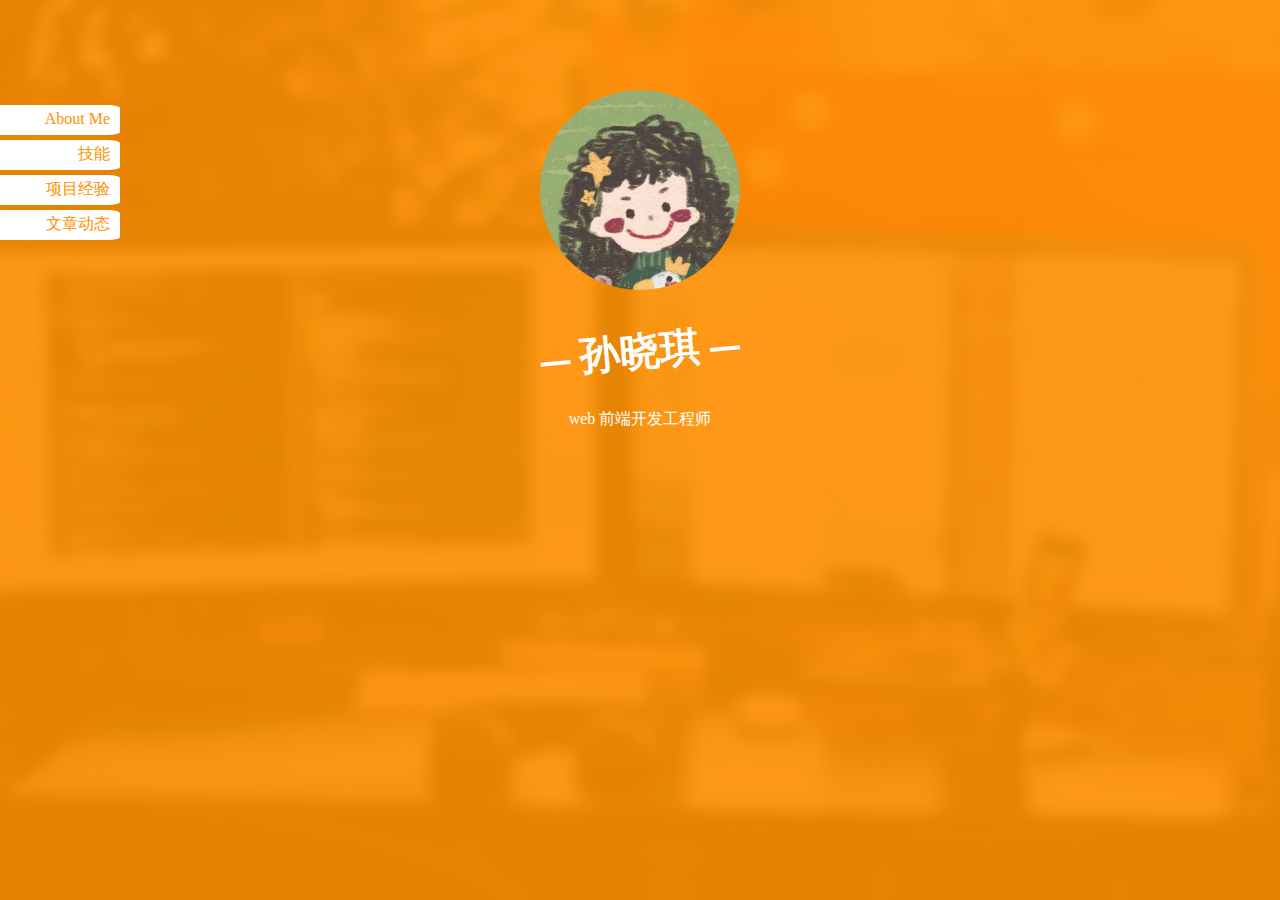
<file: html/index.html>
<!DOCTYPE html>
<html lang="en">
<head>
    <meta charset="UTF-8">
    <meta name="viewport" content="width=device-width, initial-scale=1.0">
    <meta http-equiv="X-UA-Compatible" content="ie=edge">
    <title>Document</title>
    <link rel="stylesheet" href="../css/public.css">
    <link rel="stylesheet" href="../css/index.css">
</head>
<body>
    <div class="page">
        <!-- 遮罩 -->
        <div class="cover"></div>
        <!-- 内容 -->
        <div class="container">
            <div class="logo_img">
                <img src="../img/logo_img.jpg" alt="">
            </div>
            <h1>
                <span>孙晓琪</span>
            </h1>
            <h3>
                <span>web 前端开发工程师</span>
            </h3>
        </div>
        <ul class="list">
            <!-- <div class="set">
                <img src="../img/set.png" alt="">
            </div> -->
			<li>
				<a href="aboutMe.html">
					<span>About Me</span>
				</a>
			</li>
			<li>
				<a href="javascript: void(0);">
					<span>技能</span>
				</a>
			</li>
			<li>
				<a href="../html/project.html">
					<span>项目经验</span>
				</a>
			</li>
			<li>
				<a href="../html/article.html">
					<span>文章动态</span>
				</a>
			</li>
        </ul>
    </div>
</body>
<script src="../js/jquery-3.3.1.js"></script>
<script src="../js/index.js"></script>
</html>
</file>
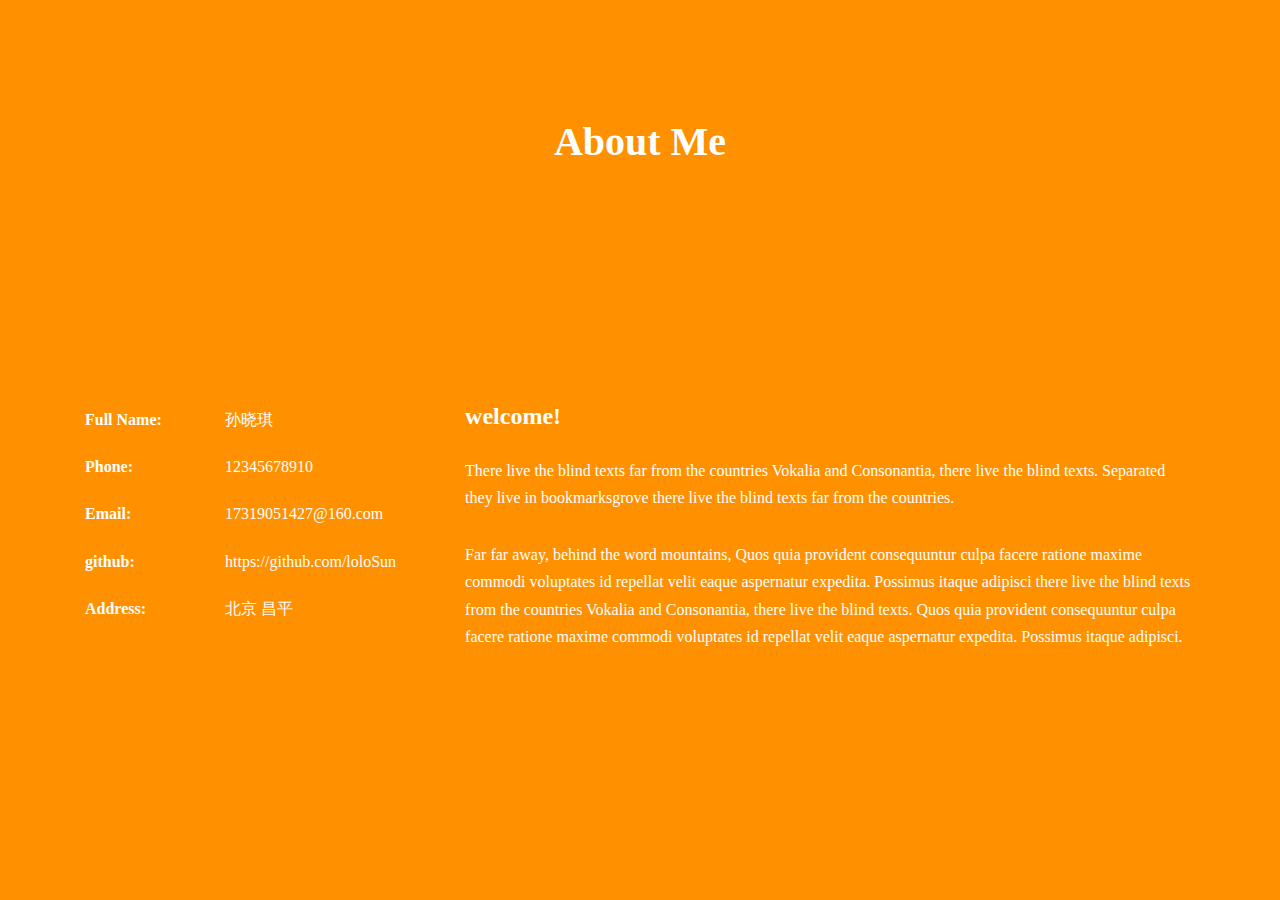
<file: html/aboutMe.html>
<!DOCTYPE html>
<html lang="en">
<head>
    <meta charset="UTF-8">
    <meta name="viewport" content="width=device-width, initial-scale=1.0">
    <meta http-equiv="X-UA-Compatible" content="ie=edge">
    <title>Document</title>
    <link rel="stylesheet" href="../css/public.css">
    <link rel="stylesheet" href="../css/aboutMe.css">
</head>
<body>
    <div class="page">
        <div class="container">
            <h2 class="title">About Me</h2>
            <ul class="cont">
                <ul class="cont1">
                    <li><span class="first-block">Full Name:</span><span class="second-block">孙晓琪</span></li>
					<li><span class="first-block">Phone:</span><span class="second-block">12345678910</span></li>
					<li><span class="first-block">Email:</span><span class="second-block">17319051427@160.com</span></li>
					<li><span class="first-block">github:</span><span class="second-block">https://github.com/loloSun</span></li>
					<li><span class="first-block">Address:</span><span class="second-block">北京 昌平</span></li>
                </ul>
                <div class="cont2">
                    <h2>welcome!</h2>
                    <p>There live the blind texts far from the countries Vokalia and Consonantia, there live the blind texts. Separated they live in bookmarksgrove there live the blind texts far from the countries.</p>
                    <p>Far far away, behind the word mountains, Quos quia provident consequuntur culpa facere ratione maxime commodi voluptates id repellat velit eaque aspernatur expedita. Possimus itaque adipisci there live the blind texts from the countries Vokalia and Consonantia, there live the blind texts. Quos quia provident consequuntur culpa facere ratione maxime commodi voluptates id repellat velit eaque aspernatur expedita. Possimus itaque adipisci.</p>
                </div>
            </div>
        </div>
    </div>
</body>
</html>
</file>
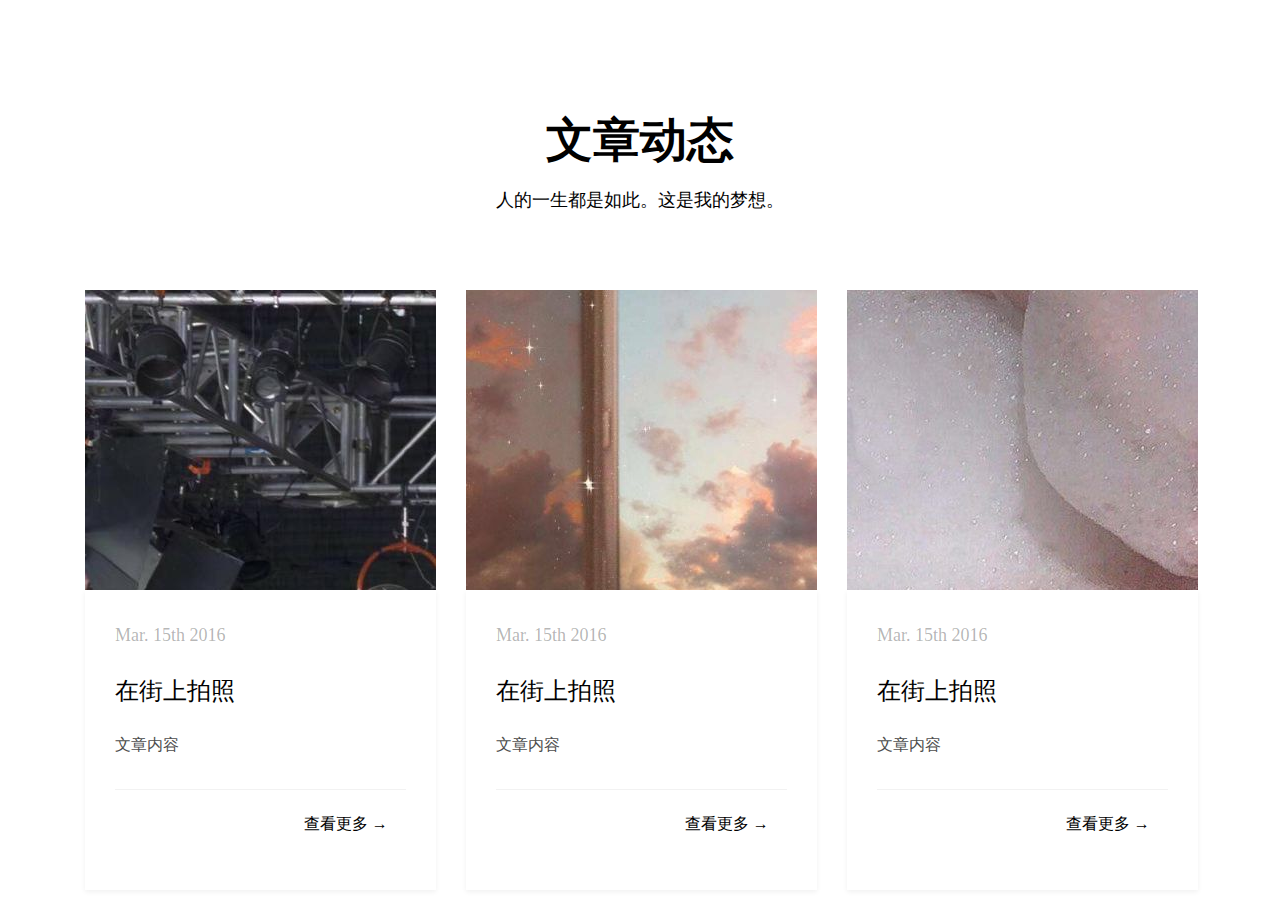
<file: html/article.html>
<!DOCTYPE html>
<html lang="en">

<head>
    <meta charset="UTF-8">
    <meta name="viewport" content="width=device-width, initial-scale=1.0">
    <meta http-equiv="X-UA-Compatible" content="ie=edge">
    <title>Document</title>
    <link rel="stylesheet" href="../css/public.css">
    <link rel="stylesheet" href="../css/article.css">
</head>

<body>
    <div class="page">
        <div class="container">
            <div class="title">
                <h3>文章动态</h3>
                <p>人的一生都是如此。这是我的梦想。</p>
            </div>
            <div class="cont">
                <ul class="list">
                    <li>
                        <a href="" style="background: url(../img/img3.jpg)"></a>
                        <div class="text">
                            <span class="date">Mar. 15th 2016</span>
                            <h3 class="article_title">在街上拍照</h3>
                            <p>文章内容</p>
                            <ul class="stuff">
                                <!-- <li><i class="icon-heart2"></i>249</li>
								<li><i class="icon-eye2"></i>308</li> -->
                                <li>
                                    <a href="#">查看更多 →</a>
                                </li>
                            </ul>
                        </div>
                    </li>
                    <li>
                        <a href="" style="background: url(../img/img5.jpg)"></a>
                        <div class="text">
                            <span class="date">Mar. 15th 2016</span>
                            <h3 class="article_title">在街上拍照</h3>
                            <p>文章内容</p>
                            <ul class="stuff">
                                <!-- <li><i class="icon-heart2"></i>249</li>
                                    <li><i class="icon-eye2"></i>308</li> -->
                                <li>
                                    <a href="#">查看更多 →</a>
                                </li>
                            </ul>
                        </div>
                    </li>
                    <li>
                        <a href="" style="background: url(../img/img8.jpg)"></a>
                        <div class="text">
                            <span class="date">Mar. 15th 2016</span>
                            <h3 class="article_title">在街上拍照</h3>
                            <p>文章内容</p>
                            <ul class="stuff">
                                <!-- <li><i class="icon-heart2"></i>249</li>
                                    <li><i class="icon-eye2"></i>308</li> -->
                                <li>
                                    <a href="#">查看更多 →</a>
                                </li>
                            </ul>
                        </div>
                    </li>
                </ul>
            </div>
        </div>
    </div>
</body>

</html>
</file>
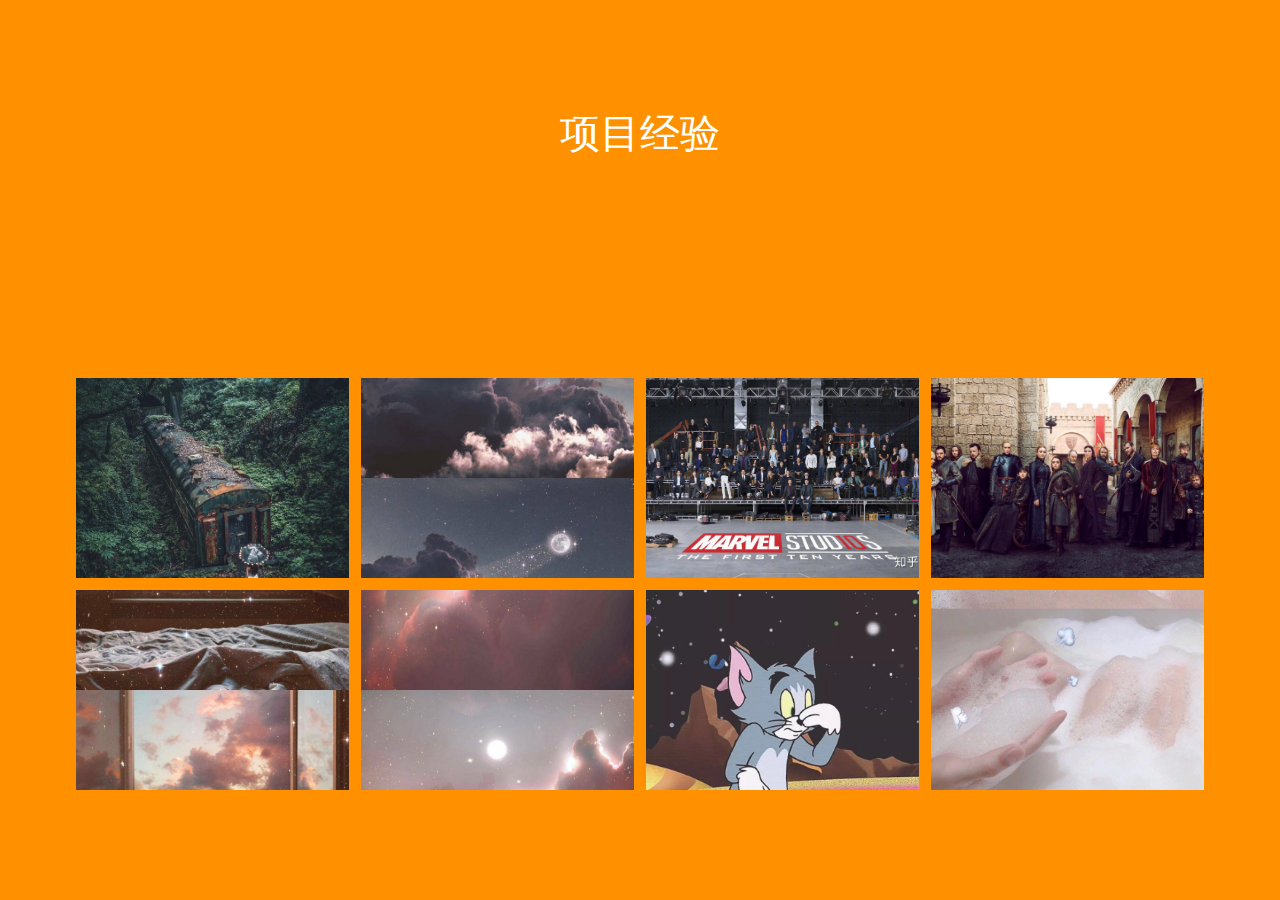
<file: html/project.html>
<!DOCTYPE html>
<html lang="en">

<head>
    <meta charset="UTF-8">
    <meta name="viewport" content="width=device-width, initial-scale=1.0">
    <meta http-equiv="X-UA-Compatible" content="ie=edge">
    <title>Document</title>
    <link rel="stylesheet" href="../css/public.css">
    <link rel="stylesheet" href="../css/project.css">
</head>

<body>
    <div class="page">
        <div class="container">
            <div class="title">项目经验</div>
            <div class="cont">
                <ul>
                    <li>
                        <a href="">
                            <div class="desc">
                                <h3>会员积分管理系统</h3>
                                <span>该项目使用 vue全家桶 + js + css3 + html5 开发</span>
                            </div>
                        </a>
                    </li>
                    <li>
                        <a href="">
                            <div class="desc">
                                <h3>升禾环保</h3>
                                <span>展示类页面 使用 jquery + css3 + html5 开发</span>
                            </div>
                        </a>
                    </li>
                    <li>
                        <a href="">
                            <div class="desc">
                                <h3>Project Name</h3>
                                <span>Illustration</span>
                            </div>
                        </a>
                    </li>
                    <li>
                        <a href="">
                            <div class="desc">
                                <h3>Project Name</h3>
                                <span>Illustration</span>
                            </div>
                        </a>
                    </li>
                    <li>
                        <a href="">
                            <div class="desc">
                                <h3>Project Name</h3>
                                <span>Illustration</span>
                            </div>
                        </a>
                    </li>
                    <li>
                        <a href="">
                            <div class="desc">
                                <h3>Project Name</h3>
                                <span>Illustration</span>
                            </div>
                        </a>
                    </li>
                    <li>
                        <a href="">
                            <div class="desc">
                                <h3>Project Name</h3>
                                <span>Illustration</span>
                            </div>
                        </a>
                    </li>
                    <li>
                        <a href="">
                            <div class="desc">
                                <h3>Project Name</h3>
                                <span>Illustration</span>
                            </div>
                        </a>
                    </li>
                </ul>
            </div>
        </div>
    </div>
</body>
<script src="../js/jquery-3.3.1.js"></script>
<script src="../js/project.js"></script>

</html>
</file>
<file: css/public.css>
*{
    margin:0;
    padding:0;
    /* font-family: "Space Mono", Arial, serif; */
}
html,body{
    width: 100%;
    height: 100%;
    font-size: 16px;
    line-height: 1.7;
    color: #4d4d4d;
    background: #fff;
}
.page{
    width: 100%;
    height: 100%;
    overflow: hidden;
    background: #FF9000;
    color:#fff;
}
.title{
    text-align: center;
    line-height: 60px;
    font-size: 40px;
}
ul,li{
    list-style: none;
}
a {
    color: #FF9000;
    transition: 0.5s;
    text-decoration: none;
  }
  a:hover, a:active, a:focus {
    color: #FF9000;
    outline: none;
    text-decoration: none;
  }
</file>
<file: css/index.css>
.page{
    background: url(../img/cover_bg_3.jpg) center top no-repeat;
}
.cover{
    width: 100%;
    height: 100%;
    background: rgba(255, 144, 0, 0.9);
    position: absolute;
    top: 0;
    left: 0;
    z-index: 0;
}
.container{
    margin:auto;
    height: 342px;
    display: flex;
    flex-direction: column;
    justify-content: space-between;
    position: absolute;
    z-index: 100;
    top: 10%;
    left: 50%;
    transform: translateX(-50%);
    text-align: center;
}
.logo_img>img{
    width: 200px;
    height: 200px;
    animation: logoImg 1s;
    border-radius: 50%;
}
@keyframes logoImg{
    from{
        width: 130px;
        height: 130px;
    }
    to{
        width: 200px;
        height: 200px;
    }
}

.container>h1{
    text-align: center;
    transform: rotate(-5deg);
    font-size: 40px;
    animation: name 1s;
    color:#fff;
}
@keyframes name{
    from{
        font-size: 20px;
    }
    to{
        font-size: 40px;
    }
}
.container>h1>span{
    position: relative;
}
.container>h1>span:before{
    position: absolute;
    top: 25px;
    left: 0;
    width: 30px;
    height: 4px;
    content: '';
    background: #fff;
    margin-left: -40px;
}
.container>h1>span:after{
    position: absolute;
    top: 25px;
    right: 0;
    width: 30px;
    height: 4px;
    content: '';
    background: #fff;
    margin-right: -40px;
}

.container h3{
    text-align: center;
    font-size: 16px;
    animation: job 1s;
    color:#fff;
    font-weight: 400;
}
@keyframes job{
    from{
        font-size: 12px;
    }
    to{
        font-size: 16px;
    }
}

.list{
    position: absolute;
    z-index: 100;
    top: 100px;
}
.list a{
    display: block;
    padding:0 10px;
    margin:5px 0;
    width: 100px;
    height: 30px;
    background: #fff;
    text-align: right;
    border-radius: 0 10% 10% 0;
}
.set{
    position: absolute;
    width: 30px;
    height: 30px;
    left: 0;
    top: -30px;
    height: 30px;
    background: #fff;
    border-radius: 20%;
}
.set>img{
    width: 30px;
    height: 30px;
}
</file>
<file: css/aboutMe.css>
.container{
    width: 1140px;
    padding:0 15px;
    margin:auto;
    height: 90%;
    display: flex;
    flex-direction: column;
    justify-content: space-around;
    color:#fff;
    animation: font 1s;
}
@keyframes font{
    from{margin-top:20px;}
    to{margin-top:0;}
}

.cont{
    height: 302px;
    width: 100%;
}
.cont1{
    width: 33.33333%;
    display: flex;
    flex-direction: column;
    float: left;
    padding: 0 15px;
    box-sizing: border-box;
}
.cont1>li{
    padding:10px 0;
}
.first-block{
    display: inline-block;
    font-size: 16px;
    font-weight: 700;
    width: 40%;
}
.second-block{
    display: inline-block;
    width: 60%;
}
.cont2{
    width: 66.66%;
    float: right;
    padding: 0 15px;
    box-sizing: border-box;
}
.cont2 h2{
    margin-bottom:20px;
}
.cont2 p{
    margin-bottom: 30px;
}
</file>
<file: css/article.css>
.container{
    width: 1140px;
    /* padding:0 15px; */
    margin:110px auto 0 ;
    /* display: flex;
    flex-direction: column;
    justify-content: space-around; */
    color:#000;
    animation: font 1s;
    box-sizing: border-box;
}
@keyframes font{
    from{margin-top:150px;}
    to{margin-top:110px;}
}
.page{
    overflow: scroll;
    background: #fff;
}
.title{
    margin-bottom: 60px;
}
.title p{
    font-size: 18px;
    margin-bottom: 30px;
}
.title h3{
    border-bottom: 20px;
}
.cont{
    width: 1170px;
    display: flex;
    justify-content: space-between;
}
.list{
    width: 100%;
}
.cont li{
    width: 30%;
    height: auto;
    float: left;
    margin:0 15px;
    box-sizing: border-box;
    background: #fff;
}
.cont li>a{
    display: block;
    width: 100%;
    height: 300px;
    background-size: 100%;
}
.cont li>.text{
    margin-bottom: 30px;
    height: 300px;
    width: 100%;
    padding: 30px;
    box-sizing: border-box;
    float: left;
    background: #fff;
    box-shadow: 0px 2px 5px 0px rgba(0, 0, 0, 0.06);
    color:#000;
}
.cont li>.text>.date {
    display: inline-block;
    margin-bottom: 20px;
    box-sizing: border-box;
    font-size: 18px;
    color: rgba(0, 0, 0, 0.3);
  }
  .article_title{
      display: block;
      font-size: 24px;
      margin-bottom: 20px;
      font-weight: 300;
      box-sizing: border-box;
  }
  .cont li>.text>p{
      color:#4d4d4d;
      margin-bottom: 30px;
  }
  .cont li>.text>.stuff {
    margin: 0;
    padding: 0;
    border-top: 1px solid rgba(0, 0, 0, 0.05);
    padding-top: 20px;
  }
  .cont li>.text>.stuff>li {
    float: right;
  }
  .cont li>.text a{
    color: #000;
    height: 17px;
  }
</file>
<file: css/project.css>
.container{
    width: 1140px;
    /* padding:0 15px; */
    margin:auto;
    height: 100%;
    display: flex;
    flex-direction: column;
    justify-content: space-around;
    color:#fff;
    animation: font 1s;
}
@keyframes font{
    from{margin-top:20px;}
    to{margin-top:0;}
}

.cont>ul>li{
    width: 25%;
    padding:6px;
    float: left;
    box-sizing: border-box;
    /* background: #fff; */
}
.cont>ul>li>a{
    display: block;
    width: 100%;
    height: 200px;
}
.cont>ul>li:nth-child(1)>a{
    background: url(../img/img1.jpg) center no-repeat;
    background-size: cover;
}
.cont>ul>li:nth-child(2)>a{
    background: url(../img/img2.jpg) center no-repeat;
    background-size: cover;
}
.cont>ul>li:nth-child(3)>a{
    background: url(../img/img3.jpg) center no-repeat;
    background-size: cover;
}
.cont>ul>li:nth-child(4)>a{
    background: url(../img/img4.jpg) center no-repeat;
    background-size: cover;
}
.cont>ul>li:nth-child(5)>a{
    background: url(../img/img5.jpg) center no-repeat;
    background-size: cover;
}
.cont>ul>li:nth-child(6)>a{
    background: url(../img/img6.jpg) center no-repeat;
    background-size: cover;
}
.cont>ul>li:nth-child(7)>a{
    background: url(../img/img7.jpg) center no-repeat;
    background-size: cover;
}
.cont>ul>li:nth-child(8)>a{
    background: url(../img/img8.jpg) center no-repeat;
    background-size: cover;
}

.desc{
    height: 200px;
    width: 100%;
    background: #fff;
    opacity: 0;
    transition: 0.3s;
    text-align: center;
}
 .desc h3 {
    font-size: 20px;
    transition: transform 0.3s, opacity 0.3s;
    transform: translateY(50px);
    
  }
  /* @keyframes top{
      from{transform: translateY(30px);}
      to{transform: translateY(50px);}
  } */
 .desc span {
    display: block;
    color: #999999;
    font-size: 14px;
    transition: transform 0.3s, opacity 0.3s;
    transform: translateY(65px)
  }
</file>
